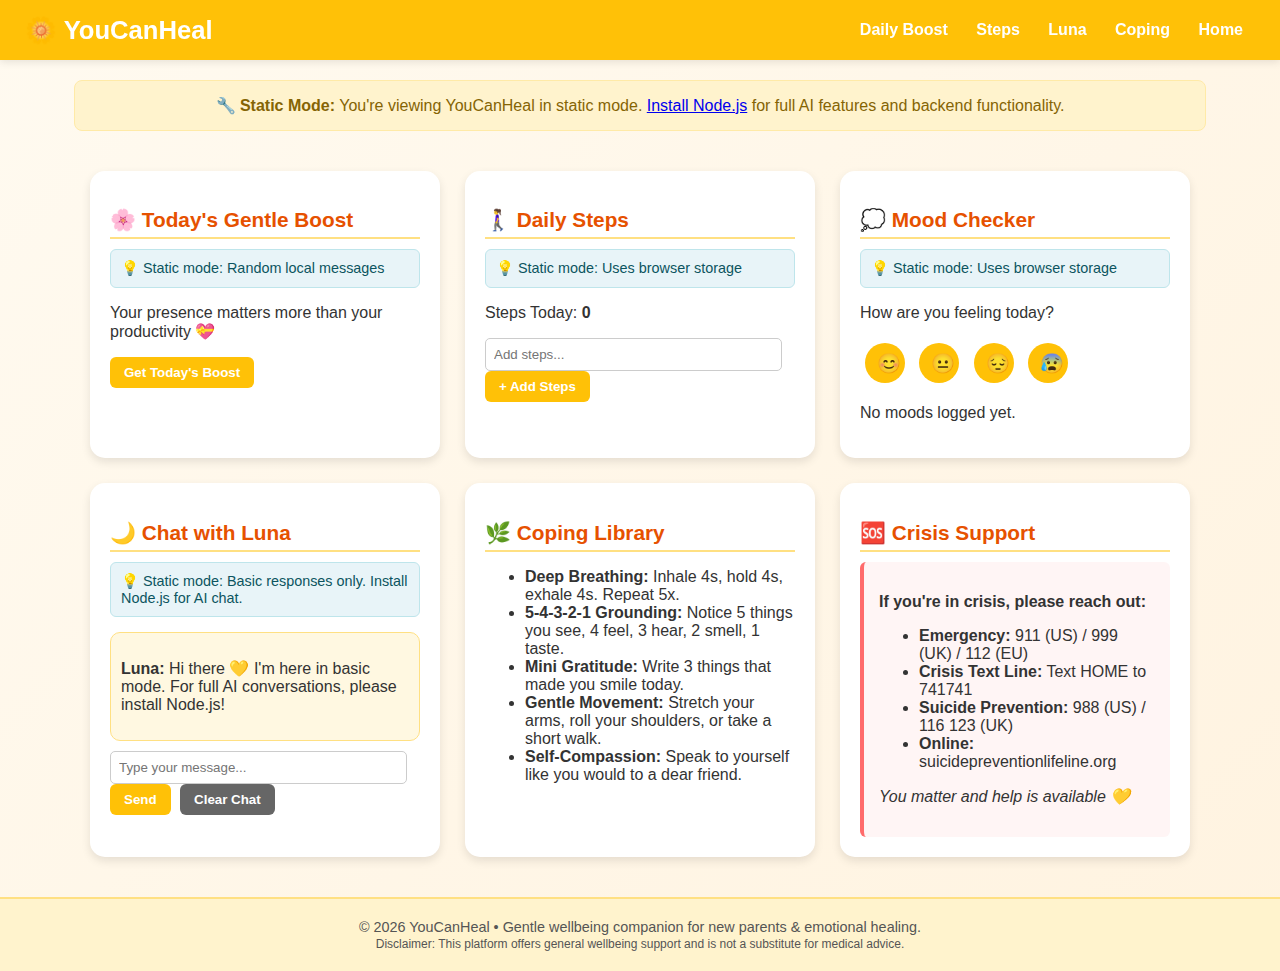
<file: dashboard-static.html>
<!DOCTYPE html>
<html lang="en">
<head>
<meta charset="UTF-8">
<meta name="viewport" content="width=device-width, initial-scale=1.0">
<title>YouCanHeal Dashboard - Static Mode</title>
<style>
body {
font-family: 'Poppins', sans-serif;
margin: 0;
background: linear-gradient(135deg, #fffaf0, #fff3e0);
color: #333;
overflow-x: hidden;
}
header {
background-color: #ffc107;
color: white;
padding: 15px 25px;
display: flex;
justify-content: space-between;
align-items: center;
box-shadow: 0 2px 8px rgba(0,0,0,0.1);
position: sticky;
top: 0;
z-index: 10;
}
header h1 {
font-size: 1.6em;
margin: 0;
}
nav a {
color: white;
text-decoration: none;
margin: 0 12px;
font-weight: 600;
}
nav a:hover { text-decoration: underline; }

.notice {
background: #fff3cd;
border: 1px solid #ffeaa7;
color: #856404;
padding: 15px;
margin: 20px auto;
max-width: 1100px;
border-radius: 8px;
text-align: center;
}

main {
max-width: 1100px;
margin: 30px auto;
display: grid;
grid-template-columns: repeat(auto-fit, minmax(300px, 1fr));
gap: 25px;
padding: 10px;
animation: fadeIn 1.2s ease-in;
}
@keyframes fadeIn {
from { opacity: 0; transform: translateY(20px); }
to { opacity: 1; transform: translateY(0); }
}
.card {
background: white;
border-radius: 15px;
padding: 20px;
box-shadow: 0 4px 10px rgba(0,0,0,0.1);
transition: transform 0.3s ease;
}
.card:hover {
transform: scale(1.02);
}
h2 {
color: #e65100;
font-size: 1.3em;
border-bottom: 2px solid #ffe082;
padding-bottom: 5px;
margin-bottom: 10px;
}
button {
background: #ffc107;
color: white;
border: none;
border-radius: 6px;
padding: 8px 14px;
cursor: pointer;
font-weight: 600;
transition: background-color 0.3s;
}
button:hover {
background-color: #ffb300;
}
button:disabled {
background-color: #ccc;
cursor: not-allowed;
}
input[type="text"], input[type="number"] {
padding: 8px;
border: 1px solid #ccc;
border-radius: 5px;
width: 90%;
}
footer {
background: #fff3cd;
padding: 20px;
text-align: center;
font-size: 0.9em;
color: #555;
border-top: 2px solid #ffe082;
margin-top: 30px;
}
.mood-btns button {
margin: 5px;
font-size: 1.2em;
padding: 5px 12px;
border-radius: 50%;
width: 40px;
height: 40px;
}
#chatBox {
background: #fff8e1;
border-radius: 10px;
padding: 10px;
max-height: 200px;
overflow-y: auto;
margin-bottom: 10px;
border: 1px solid #ffe082;
}
.fade-text {
animation: fadeText 2s ease-in-out infinite alternate;
}
@keyframes fadeText {
from { opacity: 0.7; }
to { opacity: 1; }
}
.user-message {
text-align: right;
margin: 5px 0;
}
.luna-message {
text-align: left;
margin: 5px 0;
}
.crisis-response {
border-left: 4px solid #ff6b6b;
background-color: #fff5f5;
padding: 10px;
font-weight: 500;
}
.offline-mode {
background: #e8f4f8;
border: 1px solid #bee5eb;
color: #0c5460;
padding: 10px;
border-radius: 6px;
margin-bottom: 15px;
font-size: 0.9em;
}
</style>
</head>
<body>
<header>
<h1>🌼 YouCanHeal</h1>
<nav>
<a href="#boost">Daily Boost</a>
<a href="#steps">Steps</a>
<a href="#luna">Luna</a>
<a href="#coping">Coping</a>
<a href="index.html">Home</a>
</nav>
</header>

<div class="notice">
<strong>🔧 Static Mode:</strong> You're viewing YouCanHeal in static mode. 
<a href="#install-nodejs" onclick="showNodeJSInstructions()">Install Node.js</a> for full AI features and backend functionality.
</div>

<main>
<!-- Daily Boost -->
<div class="card" id="boost">
<h2>🌸 Today's Gentle Boost</h2>
<div class="offline-mode">💡 Static mode: Random local messages</div>
<p id="boostText" class="fade-text">Click below for your gentle message...</p>
<button onclick="getBoost()">Get Today's Boost</button>
<div id="stepsDisplay" style="margin-top: 15px; font-size: 0.9em; color: #666;"></div>
</div>

<!-- Step Counter -->
<div class="card" id="steps">
<h2>🚶‍♀️ Daily Steps</h2>
<div class="offline-mode">💡 Static mode: Uses browser storage</div>
<p>Steps Today: <strong id="stepsCount">0</strong></p>
<input type="number" id="addStepsInput" placeholder="Add steps..." />
<button onclick="addSteps()">+ Add Steps</button>
</div>

<!-- Mood Checker -->
<div class="card" id="mood">
<h2>💭 Mood Checker</h2>
<div class="offline-mode">💡 Static mode: Uses browser storage</div>
<p>How are you feeling today?</p>
<div class="mood-btns">
<button onclick="logMood('Happy')">😊</button>
<button onclick="logMood('Okay')">😐</button>
<button onclick="logMood('Sad')">😔</button>
<button onclick="logMood('Anxious')">😰</button>
</div>
<p id="moodLog">No moods logged yet.</p>
</div>

<!-- Chat with Luna -->
<div class="card" id="luna">
<h2>🌙 Chat with Luna</h2>
<div class="offline-mode">💡 Static mode: Basic responses only. Install Node.js for AI chat.</div>
<div id="chatBox">
<div class="luna-message">
<p><strong>Luna:</strong> Hi there 💛 I'm here in basic mode. For full AI conversations, please install Node.js!</p>
</div>
</div>
<input type="text" id="chatInput" placeholder="Type your message..." />
<button onclick="sendMessage()">Send</button>
<button onclick="clearChat()" style="background: #666; margin-left: 5px;">Clear Chat</button>
</div>

<!-- Coping Library -->
<div class="card" id="coping">
<h2>🌿 Coping Library</h2>
<ul>
<li><strong>Deep Breathing:</strong> Inhale 4s, hold 4s, exhale 4s. Repeat 5x.</li>
<li><strong>5-4-3-2-1 Grounding:</strong> Notice 5 things you see, 4 feel, 3 hear, 2 smell, 1 taste.</li>
<li><strong>Mini Gratitude:</strong> Write 3 things that made you smile today.</li>
<li><strong>Gentle Movement:</strong> Stretch your arms, roll your shoulders, or take a short walk.</li>
<li><strong>Self-Compassion:</strong> Speak to yourself like you would to a dear friend.</li>
</ul>
</div>

<!-- Crisis Resources -->
<div class="card" id="crisis">
<h2>🆘 Crisis Support</h2>
<div style="border-left: 4px solid #ff6b6b; background: #fff5f5; padding: 15px; border-radius: 6px;">
<p><strong>If you're in crisis, please reach out:</strong></p>
<ul>
<li><strong>Emergency:</strong> 911 (US) / 999 (UK) / 112 (EU)</li>
<li><strong>Crisis Text Line:</strong> Text HOME to 741741</li>
<li><strong>Suicide Prevention:</strong> 988 (US) / 116 123 (UK)</li>
<li><strong>Online:</strong> suicidepreventionlifeline.org</li>
</ul>
<p><em>You matter and help is available 💛</em></p>
</div>
</div>
</main>

<!-- Node.js Installation Modal -->
<div id="nodejsModal" style="display: none; position: fixed; top: 0; left: 0; right: 0; bottom: 0; background: rgba(0,0,0,0.5); z-index: 1000; padding: 20px;">
<div style="background: white; max-width: 600px; margin: 50px auto; padding: 30px; border-radius: 15px; max-height: 80vh; overflow-y: auto;">
<h3 style="color: #e65100; margin-top: 0;">🚀 Install Node.js for Full Features</h3>
<p>To unlock the complete YouCanHeal experience with AI chat, crisis detection, and data persistence:</p>
<ol>
<li><strong>Download Node.js:</strong> Visit <a href="https://nodejs.org/" target="_blank">nodejs.org</a></li>
<li><strong>Install:</strong> Download and install the LTS version</li>
<li><strong>Open Terminal:</strong> In your WebApp folder</li>
<li><strong>Install Dependencies:</strong> <code>npm install</code></li>
<li><strong>Start Server:</strong> <code>node server.js</code></li>
<li><strong>Visit:</strong> <code>http://localhost:5000</code></li>
</ol>
<h4>✨ Full Features Include:</h4>
<ul>
<li>🤖 Real AI conversations with Luna</li>
<li>🌍 International crisis detection</li>
<li>📊 Persistent data storage</li>
<li>🔐 Secure authentication</li>
<li>📍 Location-aware help resources</li>
</ul>
<button onclick="closeNodeJSModal()" style="background: #ffc107; color: white; border: none; padding: 10px 20px; border-radius: 6px; margin-top: 15px;">Got it!</button>
</div>
</div>

<footer>
&copy; <span id="year"></span> YouCanHeal • Gentle wellbeing companion for new parents & emotional healing. <br/>
<small>Disclaimer: This platform offers general wellbeing support and is not a substitute for medical advice.</small>
</footer>

<script>
document.getElementById("year").textContent = new Date().getFullYear();

// Load saved data from localStorage
function loadSavedData() {
  const savedSteps = localStorage.getItem('dailySteps');
  if (savedSteps) {
    document.getElementById('stepsCount').textContent = savedSteps;
  }
  
  const savedMoods = localStorage.getItem('todayMoods');
  if (savedMoods) {
    const moods = JSON.parse(savedMoods);
    const lastMood = moods[moods.length - 1];
    if (lastMood) {
      document.getElementById('moodLog').textContent = `Last mood: ${lastMood.mood} (${lastMood.time})`;
    }
  }
}

// Step tracker with localStorage
function addSteps() {
  const input = document.getElementById("addStepsInput");
  const stepsToAdd = Number(input.value);
  
  if (stepsToAdd <= 0) {
    alert('Please enter a valid number of steps');
    return;
  }
  
  const currentSteps = Number(document.getElementById("stepsCount").textContent);
  const newTotal = currentSteps + stepsToAdd;
  
  document.getElementById("stepsCount").textContent = newTotal;
  localStorage.setItem('dailySteps', newTotal);
  
  input.value = "";
  
  // Show encouragement
  const display = document.getElementById('stepsDisplay');
  display.textContent = `Great! You added ${stepsToAdd} steps 👟`;
  setTimeout(() => display.textContent = '', 3000);
}

// Enhanced daily boosts
const boosts = [
"You are doing better than you think 💛",
"Tiny steps are still progress 🌱",
"Resting is part of healing 🌸",
"You are growing in calm and confidence 🌿",
"You deserve the same care you give others 💫",
"Every breath is a chance to begin again 🌅",
"Your feelings are valid and temporary 🌙",
"Small acts of self-care create big changes ✨",
"You are stronger than you realize 💪",
"Progress isn't always visible, but it's happening 🌼",
"Be gentle with yourself today 🤗",
"You're exactly where you need to be 🌟",
"One moment at a time is enough 🕊️",
"Your presence matters more than your productivity 💝"
];

function getBoost() {
  const msg = boosts[Math.floor(Math.random() * boosts.length)];
  document.getElementById("boostText").textContent = msg;
}

// Mood checker with localStorage
function logMood(mood) {
  const log = document.getElementById("moodLog");
  const time = new Date().toLocaleTimeString();
  log.textContent = `Last mood: ${mood} (${time})`;
  
  // Save to localStorage
  const today = new Date().toDateString();
  let moods = JSON.parse(localStorage.getItem('todayMoods') || '[]');
  
  // Reset if new day
  const lastEntry = moods[0];
  if (lastEntry && new Date(lastEntry.date).toDateString() !== today) {
    moods = [];
  }
  
  moods.push({ mood, time, date: new Date().toISOString() });
  localStorage.setItem('todayMoods', JSON.stringify(moods));
}

// Basic Luna chat (static mode)
function sendMessage() {
  const chatInput = document.getElementById("chatInput");
  const chatBox = document.getElementById("chatBox");
  const userMsg = chatInput.value.trim();
  
  if (!userMsg) return;
  
  // Add user message
  const userDiv = document.createElement("div");
  userDiv.className = "user-message";
  userDiv.innerHTML = `<p><strong>You:</strong> ${userMsg}</p>`;
  chatBox.appendChild(userDiv);
  chatInput.value = "";
  
  // Basic crisis detection
  const lower = userMsg.toLowerCase();
  let isCrisis = false;
  
  if (lower.includes("hurt myself") || lower.includes("kill myself") || lower.includes("suicide") || lower.includes("end my life")) {
    isCrisis = true;
  }
  
  // Add Luna response after delay
  setTimeout(() => {
    const lunaDiv = document.createElement("div");
    lunaDiv.className = "luna-message";
    if (isCrisis) lunaDiv.className += " crisis-response";
    
    let response;
    if (isCrisis) {
      response = `I'm really concerned about you 💛 Please reach out for immediate help:<br><br>
      🆘 <strong>Crisis Support:</strong><br>
      • Emergency: 911 (US) / 999 (UK) / 112 (EU)<br>
      • Crisis Text Line: Text HOME to 741741<br>
      • Suicide Prevention: 988 (US) / 116 123 (UK)<br><br>
      You matter and there are people who want to help you through this. 🌙`;
    } else {
      response = getBasicLunaReply(userMsg);
    }
    
    lunaDiv.innerHTML = `<p><strong>Luna:</strong> ${response}</p>`;
    chatBox.appendChild(lunaDiv);
    chatBox.scrollTop = chatBox.scrollHeight;
  }, 1000);
}

function getBasicLunaReply(text) {
  const lower = text.toLowerCase();
  
  if (lower.includes("sad") || lower.includes("tired") || lower.includes("depressed"))
    return "I'm sorry you're feeling that way 💛 Remember it's okay to rest. For deeper support, try installing Node.js for full AI chat.";
  if (lower.includes("happy") || lower.includes("good") || lower.includes("better"))
    return "That's lovely to hear 🌸 Keep noticing those good moments!";
  if (lower.includes("anxious") || lower.includes("worried") || lower.includes("scared"))
    return "Breathe gently. You are safe in this moment 🌿 Try the 5-4-3-2-1 grounding exercise.";
  if (lower.includes("hello") || lower.includes("hi"))
    return "Hello! 🌙 I'm Luna in basic mode. For full AI conversations, please install Node.js!";
  
  return "Thank you for sharing 🌼 I'm here in basic mode. Install Node.js for full AI support and crisis detection!";
}

function clearChat() {
  const chatBox = document.getElementById("chatBox");
  chatBox.innerHTML = `
    <div class="luna-message">
      <p><strong>Luna:</strong> Hi there 💛 I'm here in basic mode. For full AI conversations, please install Node.js!</p>
    </div>
  `;
}

// Node.js installation modal
function showNodeJSInstructions() {
  document.getElementById('nodejsModal').style.display = 'block';
}

function closeNodeJSModal() {
  document.getElementById('nodejsModal').style.display = 'none';
}

// Allow Enter key for inputs
document.getElementById('chatInput')?.addEventListener('keydown', (e) => {
  if (e.key === 'Enter') sendMessage();
});

document.getElementById('addStepsInput')?.addEventListener('keydown', (e) => {
  if (e.key === 'Enter') addSteps();
});

// Load saved data on page load
document.addEventListener('DOMContentLoaded', loadSavedData);

// Auto-generate boost on load
document.addEventListener('DOMContentLoaded', () => {
  setTimeout(getBoost, 500);
});
</script>
</body>
</html>
</file>
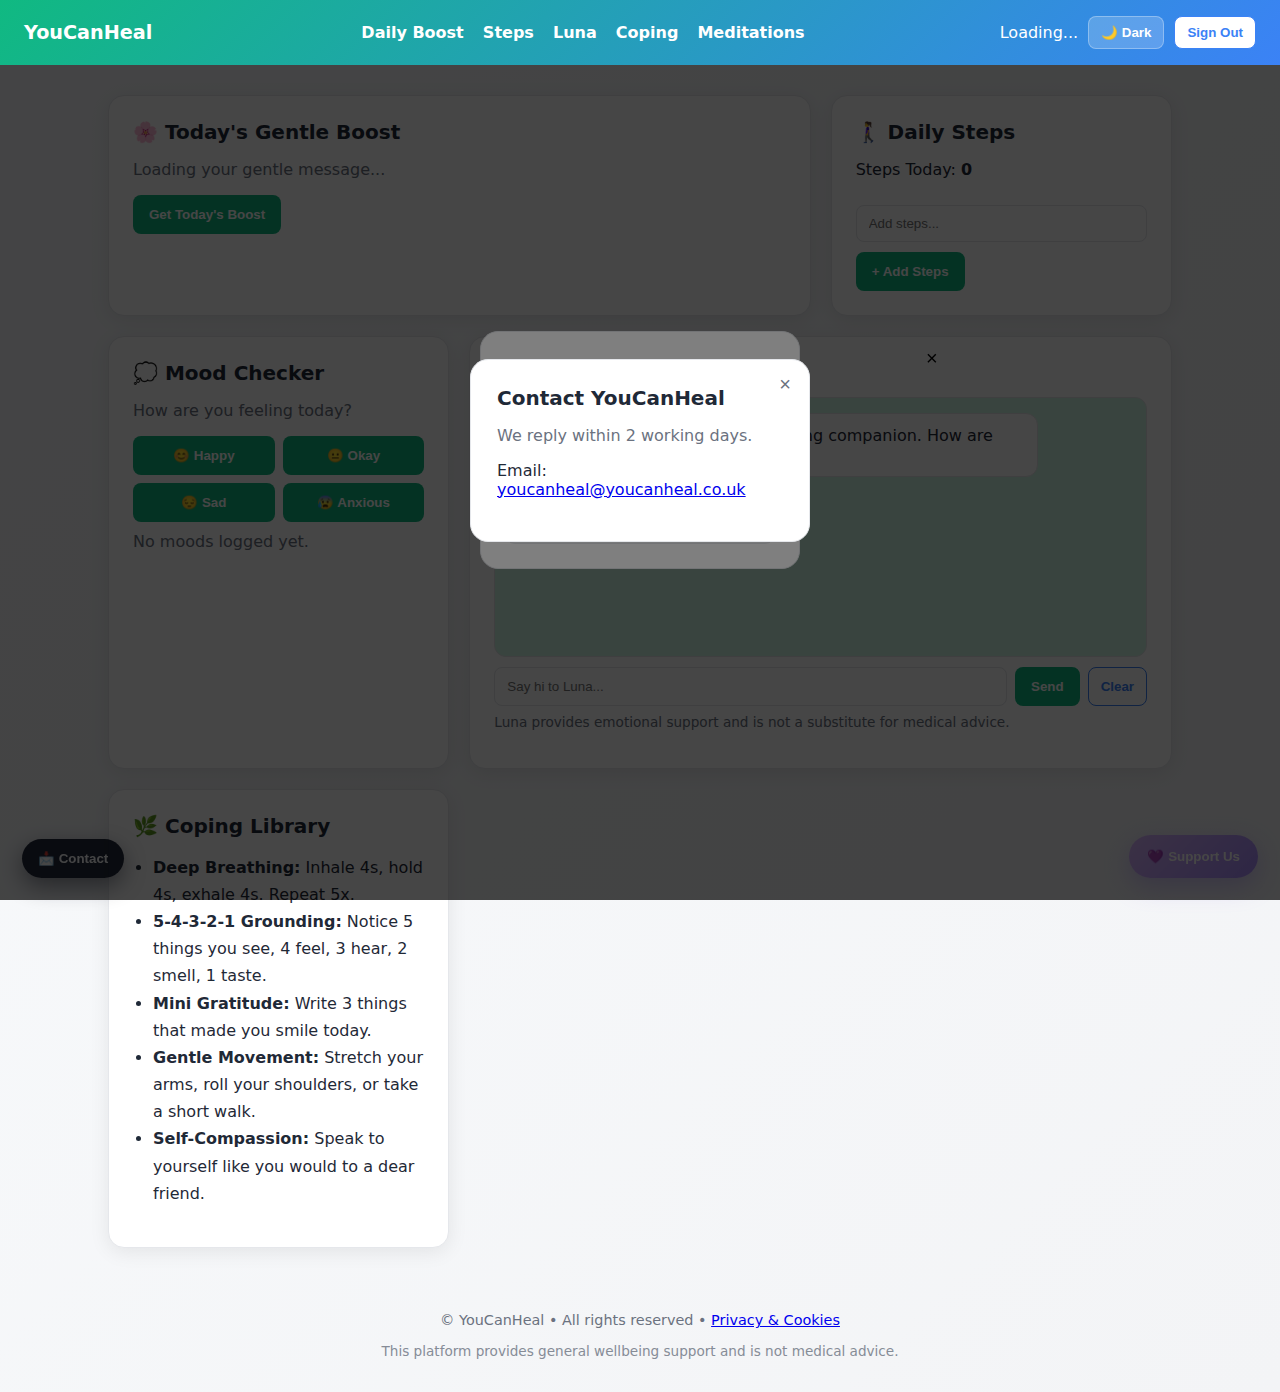
<file: dashboard.html>
<!DOCTYPE html>
<html lang="en">
<head>
<meta charset="UTF-8" />
<meta name="viewport" content="width=device-width, initial-scale=1.0" />
<title>YouCanHeal Dashboard</title>

<link rel="icon" type="image/png" href="images/youcanheal-logo.png" />

<!-- PayPal SDK -->
<script src="https://www.paypal.com/sdk/js?client-id=AeAkNJQMO6eiYY-v0IsWHNm64M3nHUnFaqKZ0iICehGrAVufHv1c3DGLNPXRkbKjjTJ_0cjN0Slc5tZz&vault=true&intent=subscription"></script>

<style>
:root{
  --bg:#f8fafc; --card:#ffffff; --accent:#10b981; --accent-2:#3b82f6;
  --accent-soft:#d1fae5; --text:#1f2937; --muted:#6b7280; --border:#e5e7eb;
  --hover:#f3f4f6; --button:var(--accent); --button-hover:#059669;
}
[data-theme="dark"]{
  --bg:#121212; --card:#1E1E1E; --accent:#A3D3B8; --accent-2:#4A90E2;
  --accent-soft:#1a2a25; --text:#E0E0E0; --muted:#B0B0B0; --border:#2A2A2A;
  --hover:#1A1A1A; --button:#4A90E2; --button-hover:#6AA6EA;
}
*{box-sizing:border-box;}
body{
  margin:0; font-family:Inter,system-ui,-apple-system,Segoe UI,Roboto,Arial;
  background:linear-gradient(135deg,var(--bg) 0%, var(--hover) 100%);
  color:var(--text); min-height:100vh;
}
header{
  display:flex; align-items:center; justify-content:space-between;
  padding:16px 24px;
  background:linear-gradient(135deg,var(--accent) 0%, var(--accent-2) 100%);
  color:#fff; position:sticky; top:0; z-index:100;
}
header h1{margin:0;font-size:1.2rem;}
header nav a{color:#fff;text-decoration:none;margin-left:14px;font-weight:600;}
.container{
  max-width:1100px; margin:30px auto; padding:0 18px;
  display:grid; grid-template-columns:repeat(12,1fr); gap:20px;
}
.card{
  background:var(--card); border-radius:16px; padding:24px;
  border:1px solid var(--border); box-shadow:0 4px 20px rgba(0,0,0,.08);
}
.big{grid-column:span 8;} .side{grid-column:span 4;}
@media(max-width:900px){ .big,.side{grid-column:span 12;} }
h2{margin:0 0 12px 0;font-size:1.25rem;}
.muted{color:var(--muted);}
.btn{
  background:var(--button); color:#fff; border:none; padding:12px 16px;
  border-radius:8px; cursor:pointer; font-weight:700;
}
.btn:hover{background:var(--button-hover);}
.smallbtn{
  background:var(--card); border:1px solid var(--accent-2); color:var(--accent-2);
  padding:8px 12px; border-radius:8px; cursor:pointer; font-weight:600;
}
.smallbtn:hover{background:var(--accent-2); color:#fff;}
#chatBox{
  height:260px; overflow:auto; padding:15px; border-radius:12px;
  background:var(--accent-soft); border:1px solid var(--border);
}
.msg{padding:12px 15px;border-radius:12px;margin-bottom:10px;max-width:85%;}
.msg.user{background:var(--accent-2);color:#fff;margin-left:auto;}
.msg.ai{background:var(--card);border:1px solid var(--border);}
.theme-toggle{
  background:rgba(255,255,255,.2); border:1px solid rgba(255,255,255,.3);
  color:#fff; padding:8px 12px; border-radius:8px; cursor:pointer; font-weight:700;
}
footer{text-align:center;color:var(--muted);padding:20px;font-size:.9rem;}

#donationFab{
  position:fixed; bottom:22px; right:22px;
  background:linear-gradient(135deg,#d8b4fe,#a78bfa);
  color:white;border:none;padding:14px 18px;border-radius:999px;
  font-weight:800; cursor:pointer; box-shadow:0 8px 25px rgba(167,139,250,.45);
  z-index:80;
}
#donationModal{
  position:fixed; inset:0; background:rgba(0,0,0,.45);
  display:flex; align-items:center; justify-content:center; z-index:90;
}
.donation-card{
  background:var(--card); border-radius:18px; padding:24px; width:320px;
  border:1px solid var(--border); text-align:center;
}
#donationClose{position:absolute; margin-left:280px; margin-top:-10px; background:transparent; border:none; font-size:20px; cursor:pointer;}
.donate-amount{
  width:100%; padding:10px 12px; border-radius:10px; border:1px solid var(--border);
  margin-top:10px; background:var(--hover); color:var(--text); font-weight:800; cursor:pointer;
}
.donate-amount.active{background:linear-gradient(135deg,#d8b4fe,#a78bfa); color:white; border-color:transparent;}
#contactBtn{
  position:fixed; bottom:22px; left:22px;
  background:rgba(15,23,42,.92); color:#f9fafb;border:none;padding:12px 16px;border-radius:999px;
  font-weight:800; cursor:pointer; box-shadow:0 8px 22px rgba(15,23,42,.45); z-index:80;
}
#contactModal{
  position:fixed; inset:0; background:rgba(0,0,0,.5);
  display:flex; align-items:center; justify-content:center; z-index:95;
}
.contact-card{
  background:var(--card); border-radius:18px; padding:26px; width:340px; max-width:90vw;
  border:1px solid var(--border); position:relative;
}
#contactClose{position:absolute;top:12px;right:12px;border:none;background:transparent;font-size:20px;cursor:pointer;color:var(--muted);}
.toast-banner{
  position:fixed; bottom:24px; right:24px; padding:12px 16px; border-radius:12px;
  background:rgba(15,23,42,.92); color:#f8fafc; font-weight:800; opacity:0;
  transform:translateY(10px); transition:opacity .3s, transform .3s; z-index:130; pointer-events:none;
}
.toast-banner.visible{opacity:1; transform:translateY(0);}
.toast-banner.success{background:linear-gradient(135deg,#22c55e,#16a34a);}
.toast-banner.error{background:linear-gradient(135deg,#f87171,#dc2626);}

#cookie-banner{
  display:none;
  position:fixed; bottom:0; left:0; right:0;
  background:#222; color:#fff; padding:12px; text-align:center; font-size:.9rem;
}
#cookie-accept{
  margin-left:10px; padding:4px 10px; border:none; border-radius:6px;
  background:#ffc107; color:#000; font-weight:900; cursor:pointer;
}
</style>
</head>

<body data-theme="light">
<header>
  <h1>YouCanHeal</h1>
  <nav>
    <a href="#boost">Daily Boost</a>
    <a href="#steps">Steps</a>
    <a href="#luna">Luna</a>
    <a href="#coping">Coping</a>
    <a href="/meditations.html">Meditations</a>
  </nav>
  <div style="display:flex;align-items:center;gap:10px;">
    <span id="username">Loading...</span>
    <button class="theme-toggle" id="themeToggle">🌙 Dark</button>
    <button class="smallbtn" id="signOut">Sign Out</button>
  </div>
</header>

<div class="container">
  <div class="card big" id="boost">
    <h2>🌸 Today's Gentle Boost</h2>
    <p id="boostText" class="muted">Loading your gentle message...</p>
    <button class="btn" onclick="getBoost()">Get Today's Boost</button>
  </div>

  <div class="card side" id="steps">
    <h2>🚶‍♀️ Daily Steps</h2>
    <p>Steps Today: <strong id="stepsCount">0</strong></p>
    <input type="number" id="addStepsInput" placeholder="Add steps..." style="width:100%;margin:10px 0;padding:10px 12px;border:1px solid var(--border);border-radius:8px;background:var(--card);color:var(--text);" />
    <button class="btn" onclick="addSteps()">+ Add Steps</button>
  </div>

  <div class="card side" id="mood">
    <h2>💭 Mood Checker</h2>
    <p class="muted">How are you feeling today?</p>
    <div style="display:grid;grid-template-columns:1fr 1fr;gap:8px;margin:10px 0;">
      <button class="btn" onclick="logMood('Happy')">😊 Happy</button>
      <button class="btn" onclick="logMood('Okay')">😐 Okay</button>
      <button class="btn" onclick="logMood('Sad')">😔 Sad</button>
      <button class="btn" onclick="logMood('Anxious')">😰 Anxious</button>
    </div>
    <div id="moodLog" class="muted">No moods logged yet.</div>
  </div>

  <div class="card big" id="luna">
    <h2>🌙 Chat with Luna</h2>
    <div id="chatBox">
      <div class="msg ai">Hi there! 💛 I'm Luna, your wellbeing companion. How are you feeling today?</div>
    </div>
    <div style="display:flex;gap:8px;margin-top:10px;">
      <input type="text" id="chatInput" placeholder="Say hi to Luna..." style="flex:1;padding:10px 12px;border:1px solid var(--border);border-radius:8px;background:var(--card);color:var(--text);" />
      <button class="btn" id="sendBtn">Send</button>
      <button class="smallbtn" onclick="clearChat()">Clear</button>
    </div>
    <p class="muted" style="margin-top:8px;font-size:.85rem;">Luna provides emotional support and is not a substitute for medical advice.</p>
  </div>

  <div class="card side" id="coping">
    <h2>🌿 Coping Library</h2>
    <ul style="line-height:1.7;padding-left:20px;">
      <li><strong>Deep Breathing:</strong> Inhale 4s, hold 4s, exhale 4s. Repeat 5x.</li>
      <li><strong>5-4-3-2-1 Grounding:</strong> Notice 5 things you see, 4 feel, 3 hear, 2 smell, 1 taste.</li>
      <li><strong>Mini Gratitude:</strong> Write 3 things that made you smile today.</li>
      <li><strong>Gentle Movement:</strong> Stretch your arms, roll your shoulders, or take a short walk.</li>
      <li><strong>Self-Compassion:</strong> Speak to yourself like you would to a dear friend.</li>
    </ul>
  </div>
</div>

<footer>
  <p>© YouCanHeal • All rights reserved • <a href="privacy.html">Privacy & Cookies</a></p>
  <p style="font-size:.85rem;opacity:.8;">This platform provides general wellbeing support and is not medical advice.</p>
</footer>

<!-- Cookie banner (single) -->
<div id="cookie-banner">
  🍪 We use cookies to improve your experience.
  <button id="cookie-accept">OK</button>
</div>

<!-- Donation -->
<button id="donationFab" aria-label="Support Us">💜 Support Us</button>
<div id="donationModal" hidden>
  <div class="donation-card" style="position:relative;">
    <button id="donationClose">×</button>
    <h2>Support YouCanHeal</h2>
    <p class="muted">Your support keeps this platform free 💛</p>
    <button class="donate-amount" data-amt="2">£2 / month</button>
    <button class="donate-amount" data-amt="5">£5 / month</button>
    <div id="paypal-button-container"></div>
  </div>
</div>

<!-- Contact -->
<button id="contactBtn" aria-label="Contact YouCanHeal">📩 Contact</button>
<div id="contactModal" hidden>
  <div class="contact-card">
    <button id="contactClose" type="button">×</button>
    <h2>Contact YouCanHeal</h2>
    <p class="muted">We reply within 2 working days.</p>
    <p style="margin-top:12px;">
      Email: <a href="mailto:youcanheal@youcanheal.co.uk">youcanheal@youcanheal.co.uk</a>
    </p>
  </div>
</div>

<div id="dashboardToast" class="toast-banner" role="status" aria-live="polite"></div>

<!-- Scripts -->
<script type="module" src="./supabaseHelper.js"></script>
<script type="module" src="./dashboard.js"></script>
</body>
</html>
</file>
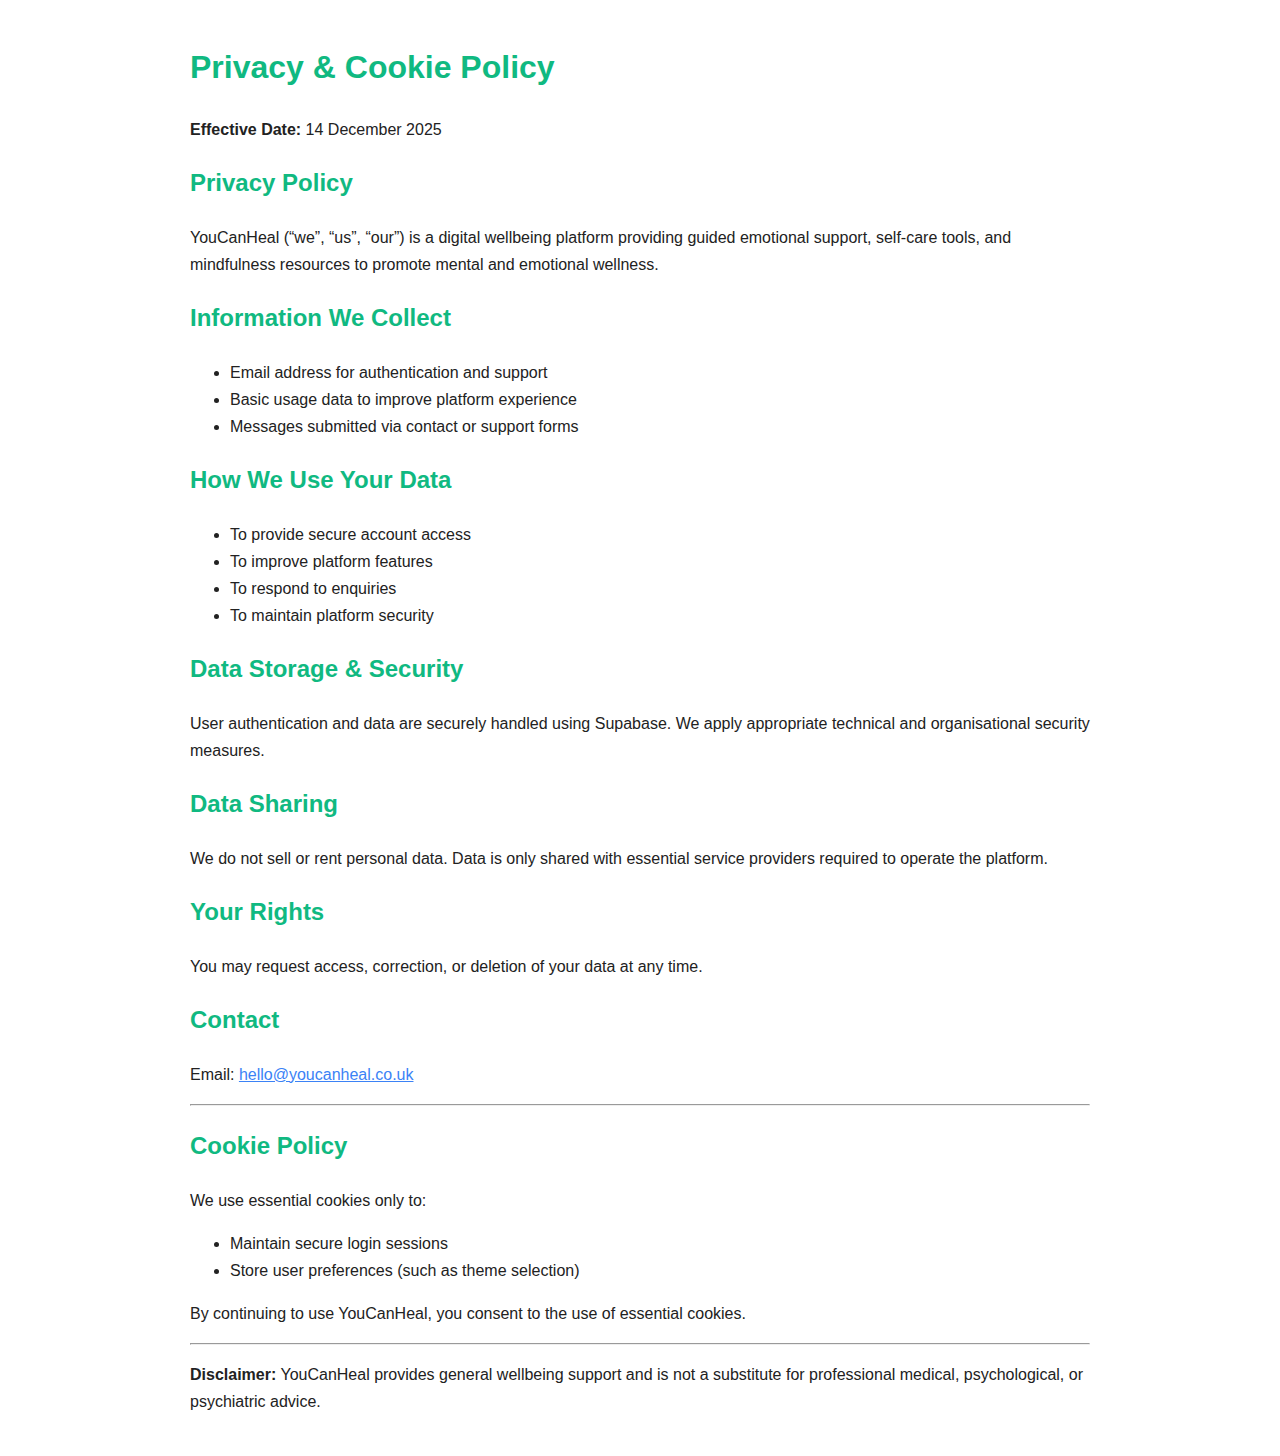
<file: privacy.html>
<!DOCTYPE html>
<html lang="en">
<head>
  <meta charset="UTF-8">
  <title>Privacy & Cookie Policy | YouCanHeal</title>
  <meta name="viewport" content="width=device-width, initial-scale=1.0">
  <style>
    body {
      font-family: Arial, sans-serif;
      max-width: 900px;
      margin: 40px auto;
      padding: 0 20px;
      line-height: 1.7;
      color: #222;
    }
    h1, h2 {
      color: #10b981;
    }
    a {
      color: #3b82f6;
    }
  </style>
</head>
<body>

<h1>Privacy & Cookie Policy</h1>
<p><strong>Effective Date:</strong> 14 December 2025</p>

<h2>Privacy Policy</h2>
<p>
YouCanHeal (“we”, “us”, “our”) is a digital wellbeing platform providing guided emotional support,
self-care tools, and mindfulness resources to promote mental and emotional wellness.
</p>

<h2>Information We Collect</h2>
<ul>
  <li>Email address for authentication and support</li>
  <li>Basic usage data to improve platform experience</li>
  <li>Messages submitted via contact or support forms</li>
</ul>

<h2>How We Use Your Data</h2>
<ul>
  <li>To provide secure account access</li>
  <li>To improve platform features</li>
  <li>To respond to enquiries</li>
  <li>To maintain platform security</li>
</ul>

<h2>Data Storage & Security</h2>
<p>
User authentication and data are securely handled using Supabase.
We apply appropriate technical and organisational security measures.
</p>

<h2>Data Sharing</h2>
<p>
We do not sell or rent personal data. Data is only shared with essential service providers
required to operate the platform.
</p>

<h2>Your Rights</h2>
<p>
You may request access, correction, or deletion of your data at any time.
</p>

<h2>Contact</h2>
<p>
Email: <a href="mailto:hello@youcanheal.co.uk">hello@youcanheal.co.uk</a>
</p>

<hr>

<h2>Cookie Policy</h2>
<p>
We use essential cookies only to:
</p>
<ul>
  <li>Maintain secure login sessions</li>
  <li>Store user preferences (such as theme selection)</li>
</ul>

<p>
By continuing to use YouCanHeal, you consent to the use of essential cookies.
</p>

<hr>

<p>
<strong>Disclaimer:</strong> YouCanHeal provides general wellbeing support and is not a substitute
for professional medical, psychological, or psychiatric advice.
</p>

</body>
</html>
</file>
